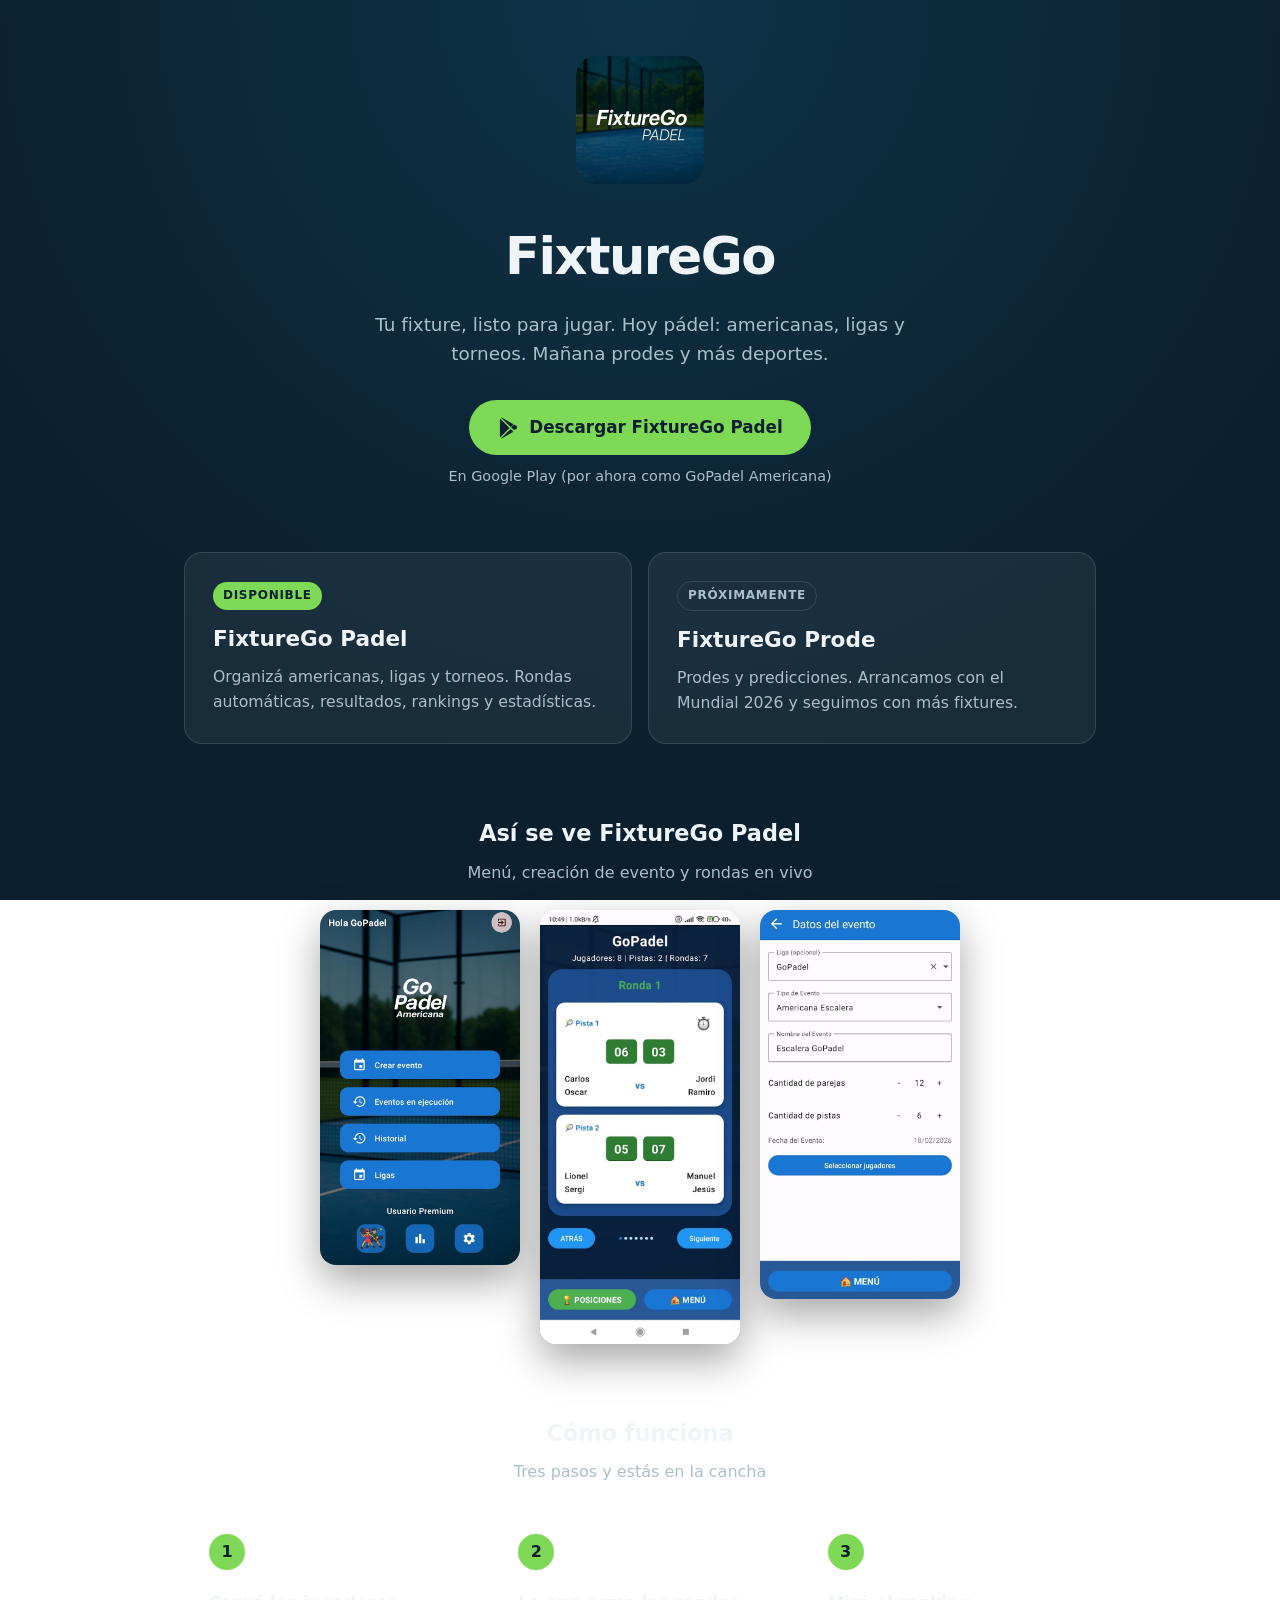
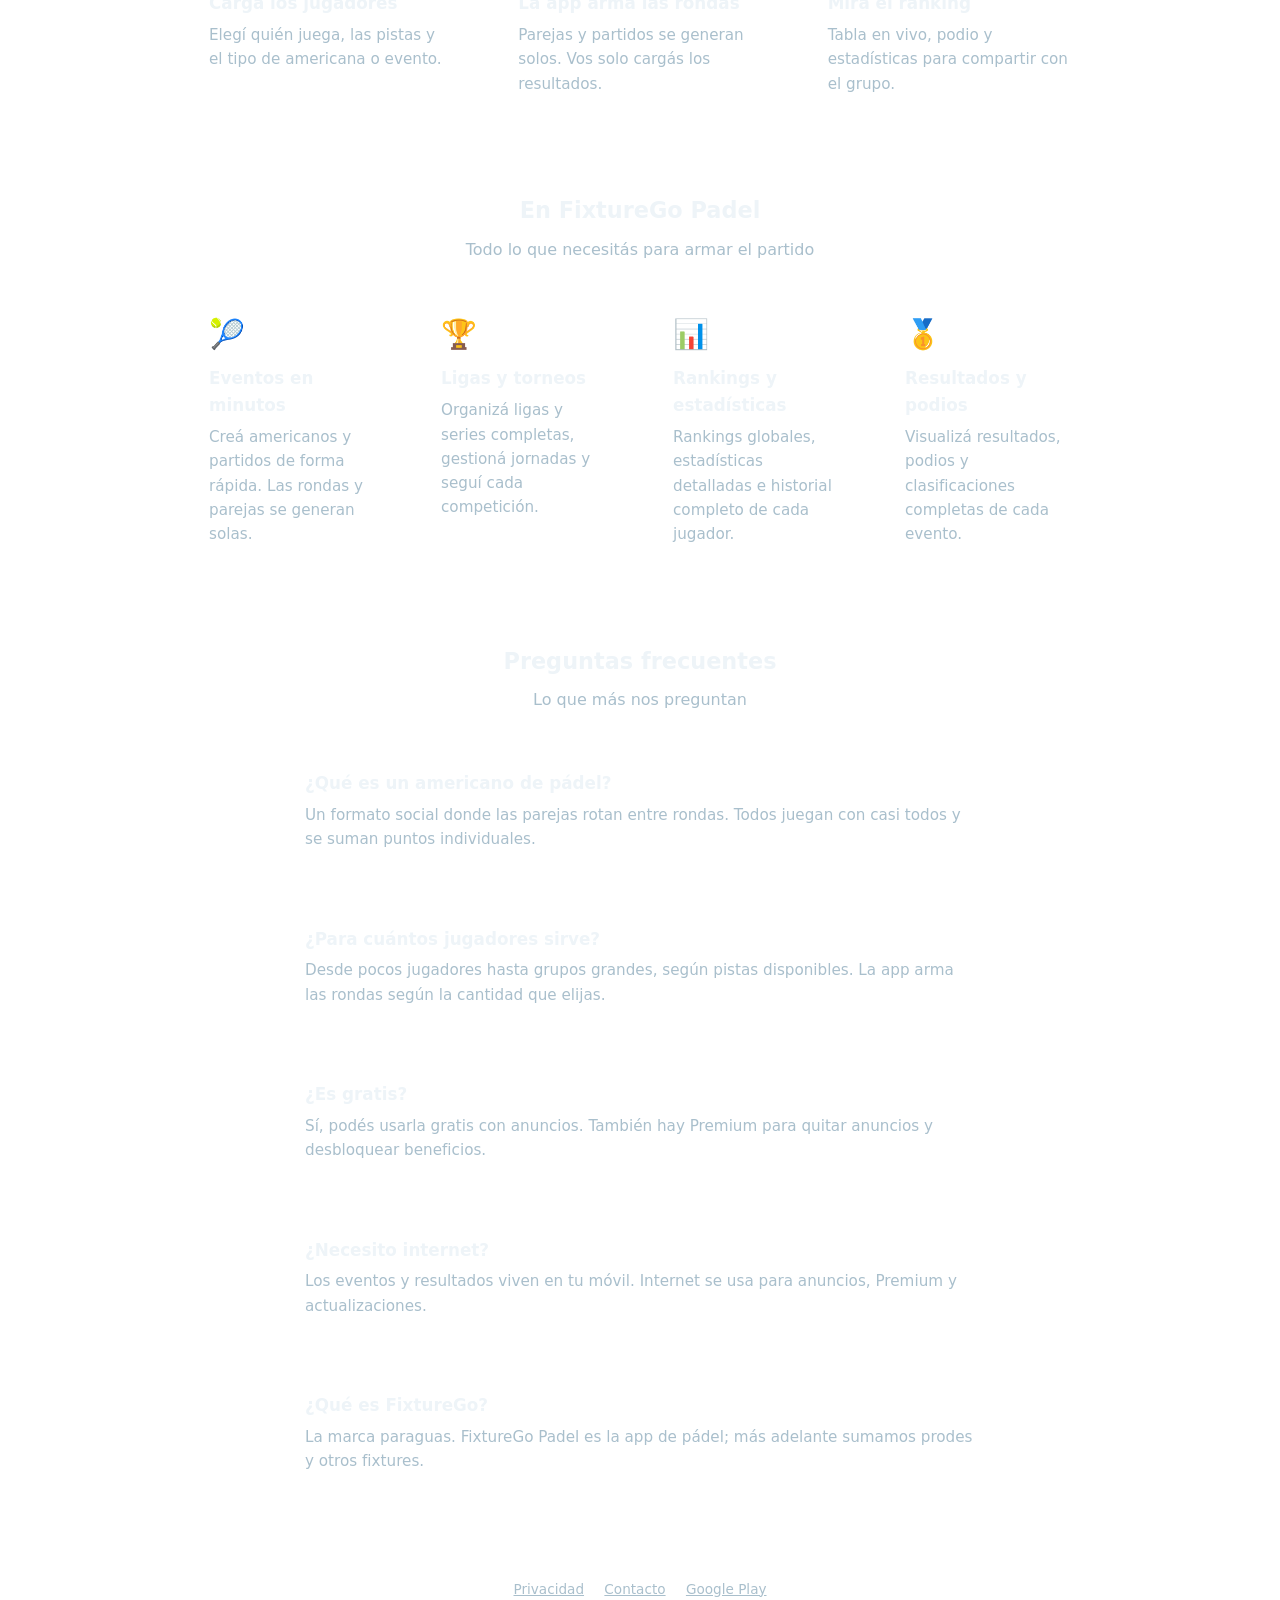
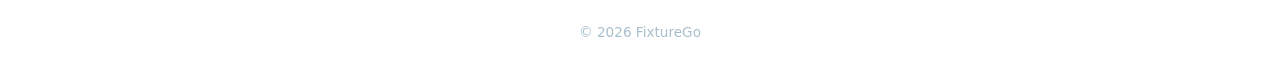
<file: index.html>
<!DOCTYPE html>
<html lang="es">
<head>
  <meta charset="utf-8">
  <meta name="viewport" content="width=device-width, initial-scale=1">
  <title>FixtureGo — Americanas, ligas, torneos y más</title>
  <meta name="description" content="FixtureGo: organizá fixtures de pádel (americanas, ligas y torneos) y, pronto, prodes y otros deportes. Todo desde el móvil.">
  <meta property="og:title" content="FixtureGo">
  <meta property="og:description" content="Americanas, ligas, torneos y más. Tu fixture, listo para jugar.">
  <meta property="og:image" content="https://fixturego.com/logo-fixturego.jpg">
  <meta property="og:type" content="website">
  <link rel="icon" href="logo-fixturego.jpg" type="image/jpeg">
  <style>
    :root {
      --bg: #0b1f2e;
      --bg2: #0f3347;
      --card: rgba(255, 255, 255, 0.06);
      --border: rgba(255, 255, 255, 0.12);
      --text: #eef4f8;
      --muted: #a9bfcc;
      --accent: #7ed957;
    }
    * { box-sizing: border-box; margin: 0; padding: 0; }
    body {
      font-family: system-ui, -apple-system, "Segoe UI", Roboto, sans-serif;
      color: var(--text);
      background: radial-gradient(circle at 50% 0%, var(--bg2) 0%, var(--bg) 70%) fixed;
      min-height: 100vh;
      line-height: 1.6;
    }
    main { max-width: 960px; margin: 0 auto; padding: 56px 24px 32px; }
    .hero { text-align: center; }
    .brand {
      width: 128px; height: 128px; border-radius: 20px;
      object-fit: cover;
    }
    h1 { font-size: clamp(2.2rem, 5vw, 3.2rem); margin-top: 24px; letter-spacing: -0.03em; }
    .tagline { color: var(--muted); font-size: 1.15rem; max-width: 580px; margin: 12px auto 32px; }
    .cta {
      display: inline-flex; align-items: center; gap: 10px;
      background: var(--accent); color: #0b1f2e; font-weight: 700; font-size: 1.05rem;
      padding: 14px 28px; border-radius: 999px; text-decoration: none;
      transition: transform 0.15s ease, box-shadow 0.15s ease;
    }
    .cta:hover { transform: translateY(-2px); box-shadow: 0 8px 24px rgba(126, 217, 87, 0.35); }
    .cta svg { width: 22px; height: 22px; }
    .cta-note { display: block; margin-top: 10px; color: var(--muted); font-size: 0.9rem; }
    .products {
      display: grid; grid-template-columns: repeat(auto-fit, minmax(260px, 1fr));
      gap: 16px; margin-top: 64px;
    }
    .product {
      background: var(--card); border: 1px solid var(--border);
      border-radius: 18px; padding: 28px; text-align: left;
    }
    .product .badge {
      display: inline-block; font-size: 0.75rem; font-weight: 700;
      text-transform: uppercase; letter-spacing: 0.06em;
      color: #0b1f2e; background: var(--accent);
      padding: 4px 10px; border-radius: 999px; margin-bottom: 12px;
    }
    .product .badge.soon {
      background: transparent; color: var(--muted);
      border: 1px solid var(--border);
    }
    .product h2 { font-size: 1.35rem; margin-bottom: 8px; }
    .product p { color: var(--muted); font-size: 0.98rem; }
    .section-title {
      text-align: center; margin-top: 72px; margin-bottom: 8px;
      font-size: 1.4rem;
    }
    .section-sub {
      text-align: center; color: var(--muted); margin-bottom: 24px;
    }
    .steps, .features, .faq {
      display: grid; gap: 16px;
    }
    .steps { grid-template-columns: repeat(auto-fit, minmax(200px, 1fr)); }
    .features { grid-template-columns: repeat(auto-fit, minmax(210px, 1fr)); }
    .step, .feature, .faq-item {
      background: var(--card); border: 1px solid var(--border);
      border-radius: 18px; padding: 24px;
    }
    .step .num {
      display: inline-flex; width: 36px; height: 36px; border-radius: 50%;
      align-items: center; justify-content: center;
      background: var(--accent); color: #0b1f2e; font-weight: 800; margin-bottom: 12px;
    }
    .feature .icon { font-size: 1.8rem; }
    .step h3, .feature h3, .faq-item h3 { font-size: 1.05rem; margin: 8px 0 6px; }
    .step p, .feature p, .faq-item p { color: var(--muted); font-size: 0.95rem; }
    .faq { max-width: 720px; margin: 0 auto; }
    .phones {
      display: flex; justify-content: center; align-items: flex-start;
      gap: 20px; flex-wrap: wrap; margin-top: 16px;
    }
    .phone {
      width: 200px; margin: 0;
      background: transparent; border: none; padding: 0;
      box-shadow: 0 16px 40px rgba(0,0,0,0.35);
      border-radius: 16px; overflow: hidden;
    }
    .phone img {
      width: 100%; height: auto; display: block;
      vertical-align: top; background: #0b1f2e;
    }
    footer {
      text-align: center; color: var(--muted); font-size: 0.85rem;
      padding: 48px 24px 32px;
    }
    footer a { color: var(--muted); margin: 0 8px; }
  </style>
</head>
<body>
  <main>
    <section class="hero">
      <img class="brand" src="logo-fixturego.jpg" alt="Logo FixtureGo Padel">
      <h1>FixtureGo</h1>
      <p class="tagline">Tu fixture, listo para jugar. Hoy pádel: americanas, ligas y torneos. Mañana prodes y más deportes.</p>
      <a class="cta" href="https://play.google.com/store/apps/details?id=com.gopadel.americano">
        <svg viewBox="0 0 24 24" aria-hidden="true"><path fill="currentColor" d="M3.6 1.8c-.3.3-.4.7-.4 1.2v18c0 .5.1.9.4 1.2l10-10.2L3.6 1.8zm11.4 9 2.9-2.9L5.4.8c-.4-.2-.8-.3-1.1-.2L15 10.8zm0 2.4L4.3 23.4c.3.1.7 0 1.1-.2l12.5-7.1-2.9-2.9zm6.3-3.5-2.8-1.6-3.1 3.1 3.1 3.1 2.8-1.6c.9-.5.9-2.5 0-3z"/></svg>
        Descargar FixtureGo Padel
      </a>
      <span class="cta-note">En Google Play (por ahora como GoPadel Americana)</span>
    </section>

    <section class="products" aria-label="Productos">
      <article class="product">
        <span class="badge">Disponible</span>
        <h2>FixtureGo Padel</h2>
        <p>Organizá americanas, ligas y torneos. Rondas automáticas, resultados, rankings y estadísticas.</p>
      </article>
      <article class="product">
        <span class="badge soon">Próximamente</span>
        <h2>FixtureGo Prode</h2>
        <p>Prodes y predicciones. Arrancamos con el Mundial 2026 y seguimos con más fixtures.</p>
      </article>
    </section>

    <h2 class="section-title">Así se ve FixtureGo Padel</h2>
    <p class="section-sub">Menú, creación de evento y rondas en vivo</p>
    <section class="phones" aria-label="Capturas de la app">
      <figure class="phone">
        <img src="shots/shot2.webp" alt="Menú principal de FixtureGo Padel" loading="lazy" width="720" height="1280">
      </figure>
      <figure class="phone">
        <img src="shots/shot4.webp" alt="Rondas y marcadores en vivo" loading="lazy" width="720" height="1280">
      </figure>
      <figure class="phone">
        <img src="shots/shot3.webp" alt="Creación de un evento" loading="lazy" width="720" height="1280">
      </figure>
    </section>

    <h2 class="section-title">Cómo funciona</h2>
    <p class="section-sub">Tres pasos y estás en la cancha</p>
    <section class="steps">
      <article class="step">
        <div class="num">1</div>
        <h3>Cargá los jugadores</h3>
        <p>Elegí quién juega, las pistas y el tipo de americana o evento.</p>
      </article>
      <article class="step">
        <div class="num">2</div>
        <h3>La app arma las rondas</h3>
        <p>Parejas y partidos se generan solos. Vos solo cargás los resultados.</p>
      </article>
      <article class="step">
        <div class="num">3</div>
        <h3>Mirá el ranking</h3>
        <p>Tabla en vivo, podio y estadísticas para compartir con el grupo.</p>
      </article>
    </section>

    <h2 class="section-title">En FixtureGo Padel</h2>
    <p class="section-sub">Todo lo que necesitás para armar el partido</p>
    <section class="features">
      <article class="feature">
        <div class="icon">🎾</div>
        <h3>Eventos en minutos</h3>
        <p>Creá americanos y partidos de forma rápida. Las rondas y parejas se generan solas.</p>
      </article>
      <article class="feature">
        <div class="icon">🏆</div>
        <h3>Ligas y torneos</h3>
        <p>Organizá ligas y series completas, gestioná jornadas y seguí cada competición.</p>
      </article>
      <article class="feature">
        <div class="icon">📊</div>
        <h3>Rankings y estadísticas</h3>
        <p>Rankings globales, estadísticas detalladas e historial completo de cada jugador.</p>
      </article>
      <article class="feature">
        <div class="icon">🥇</div>
        <h3>Resultados y podios</h3>
        <p>Visualizá resultados, podios y clasificaciones completas de cada evento.</p>
      </article>
    </section>

    <h2 class="section-title">Preguntas frecuentes</h2>
    <p class="section-sub">Lo que más nos preguntan</p>
    <section class="faq">
      <article class="faq-item">
        <h3>¿Qué es un americano de pádel?</h3>
        <p>Un formato social donde las parejas rotan entre rondas. Todos juegan con casi todos y se suman puntos individuales.</p>
      </article>
      <article class="faq-item">
        <h3>¿Para cuántos jugadores sirve?</h3>
        <p>Desde pocos jugadores hasta grupos grandes, según pistas disponibles. La app arma las rondas según la cantidad que elijas.</p>
      </article>
      <article class="faq-item">
        <h3>¿Es gratis?</h3>
        <p>Sí, podés usarla gratis con anuncios. También hay Premium para quitar anuncios y desbloquear beneficios.</p>
      </article>
      <article class="faq-item">
        <h3>¿Necesito internet?</h3>
        <p>Los eventos y resultados viven en tu móvil. Internet se usa para anuncios, Premium y actualizaciones.</p>
      </article>
      <article class="faq-item">
        <h3>¿Qué es FixtureGo?</h3>
        <p>La marca paraguas. FixtureGo Padel es la app de pádel; más adelante sumamos prodes y otros fixtures.</p>
      </article>
    </section>
  </main>

  <footer>
    <a href="/privacidad.html">Privacidad</a>
    <a href="/contacto.html">Contacto</a>
    <a href="https://play.google.com/store/apps/details?id=com.gopadel.americano">Google Play</a>
    <br><br>
    © 2026 FixtureGo
  </footer>
</body>
</html>
</file>
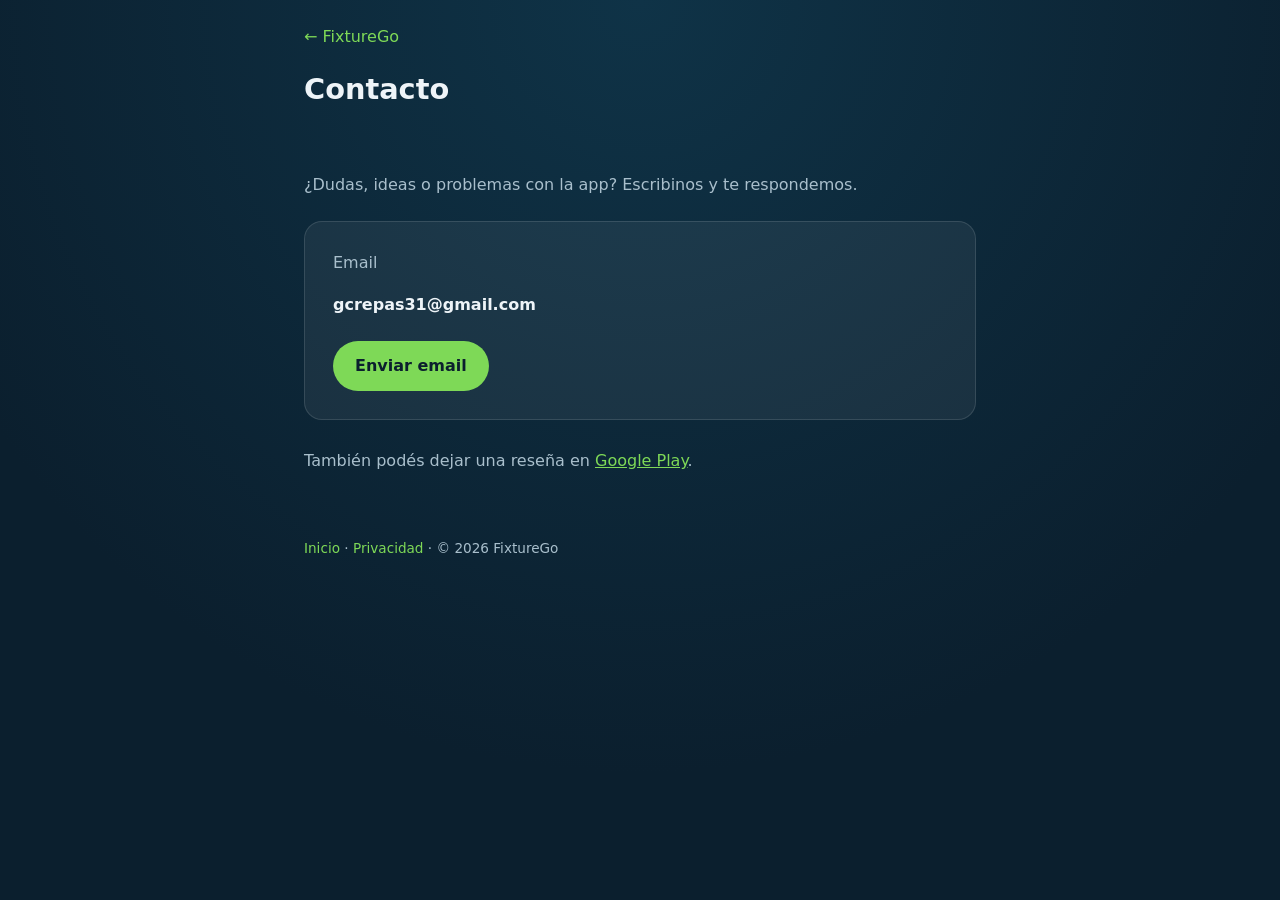
<file: contacto.html>
<!DOCTYPE html>
<html lang="es">
<head>
  <meta charset="utf-8">
  <meta name="viewport" content="width=device-width, initial-scale=1">
  <title>Contacto — FixtureGo</title>
  <meta name="description" content="Contactá con FixtureGo.">
  <link rel="icon" href="logo-fg.svg" type="image/svg+xml">
  <style>
    :root {
      --bg: #0b1f2e; --bg2: #0f3347; --text: #eef4f8; --muted: #a9bfcc;
      --accent: #7ed957; --card: rgba(255,255,255,0.06); --border: rgba(255,255,255,0.12);
    }
    * { box-sizing: border-box; margin: 0; padding: 0; }
    body {
      font-family: system-ui, -apple-system, "Segoe UI", Roboto, sans-serif;
      color: var(--text);
      background: radial-gradient(circle at 50% 0%, var(--bg2) 0%, var(--bg) 70%) fixed;
      line-height: 1.6; min-height: 100vh;
    }
    header, main, footer { max-width: 720px; margin: 0 auto; padding: 24px; }
    header a, footer a { color: var(--accent); text-decoration: none; }
    h1 { font-size: 1.8rem; margin: 16px 0 12px; }
    p { color: var(--muted); margin-bottom: 16px; }
    .card {
      background: var(--card); border: 1px solid var(--border);
      border-radius: 18px; padding: 28px; margin-top: 24px;
    }
    .card a.mail {
      display: inline-block; margin-top: 8px;
      color: #0b1f2e; background: var(--accent); font-weight: 700;
      padding: 12px 22px; border-radius: 999px; text-decoration: none;
    }
    footer { color: var(--muted); font-size: 0.85rem; padding-bottom: 48px; }
  </style>
</head>
<body>
  <header>
    <a href="/">← FixtureGo</a>
    <h1>Contacto</h1>
  </header>
  <main>
    <p>¿Dudas, ideas o problemas con la app? Escribinos y te respondemos.</p>
    <div class="card">
      <p>Email</p>
      <p><strong style="color:#eef4f8">gcrepas31@gmail.com</strong></p>
      <a class="mail" href="mailto:gcrepas31@gmail.com">Enviar email</a>
    </div>
    <p style="margin-top:28px">
      También podés dejar una reseña en
      <a href="https://play.google.com/store/apps/details?id=com.gopadel.americano" style="color:#7ed957">Google Play</a>.
    </p>
  </main>
  <footer>
    <a href="/">Inicio</a> ·
    <a href="/privacidad.html">Privacidad</a> ·
    © 2026 FixtureGo
  </footer>
</body>
</html>
</file>
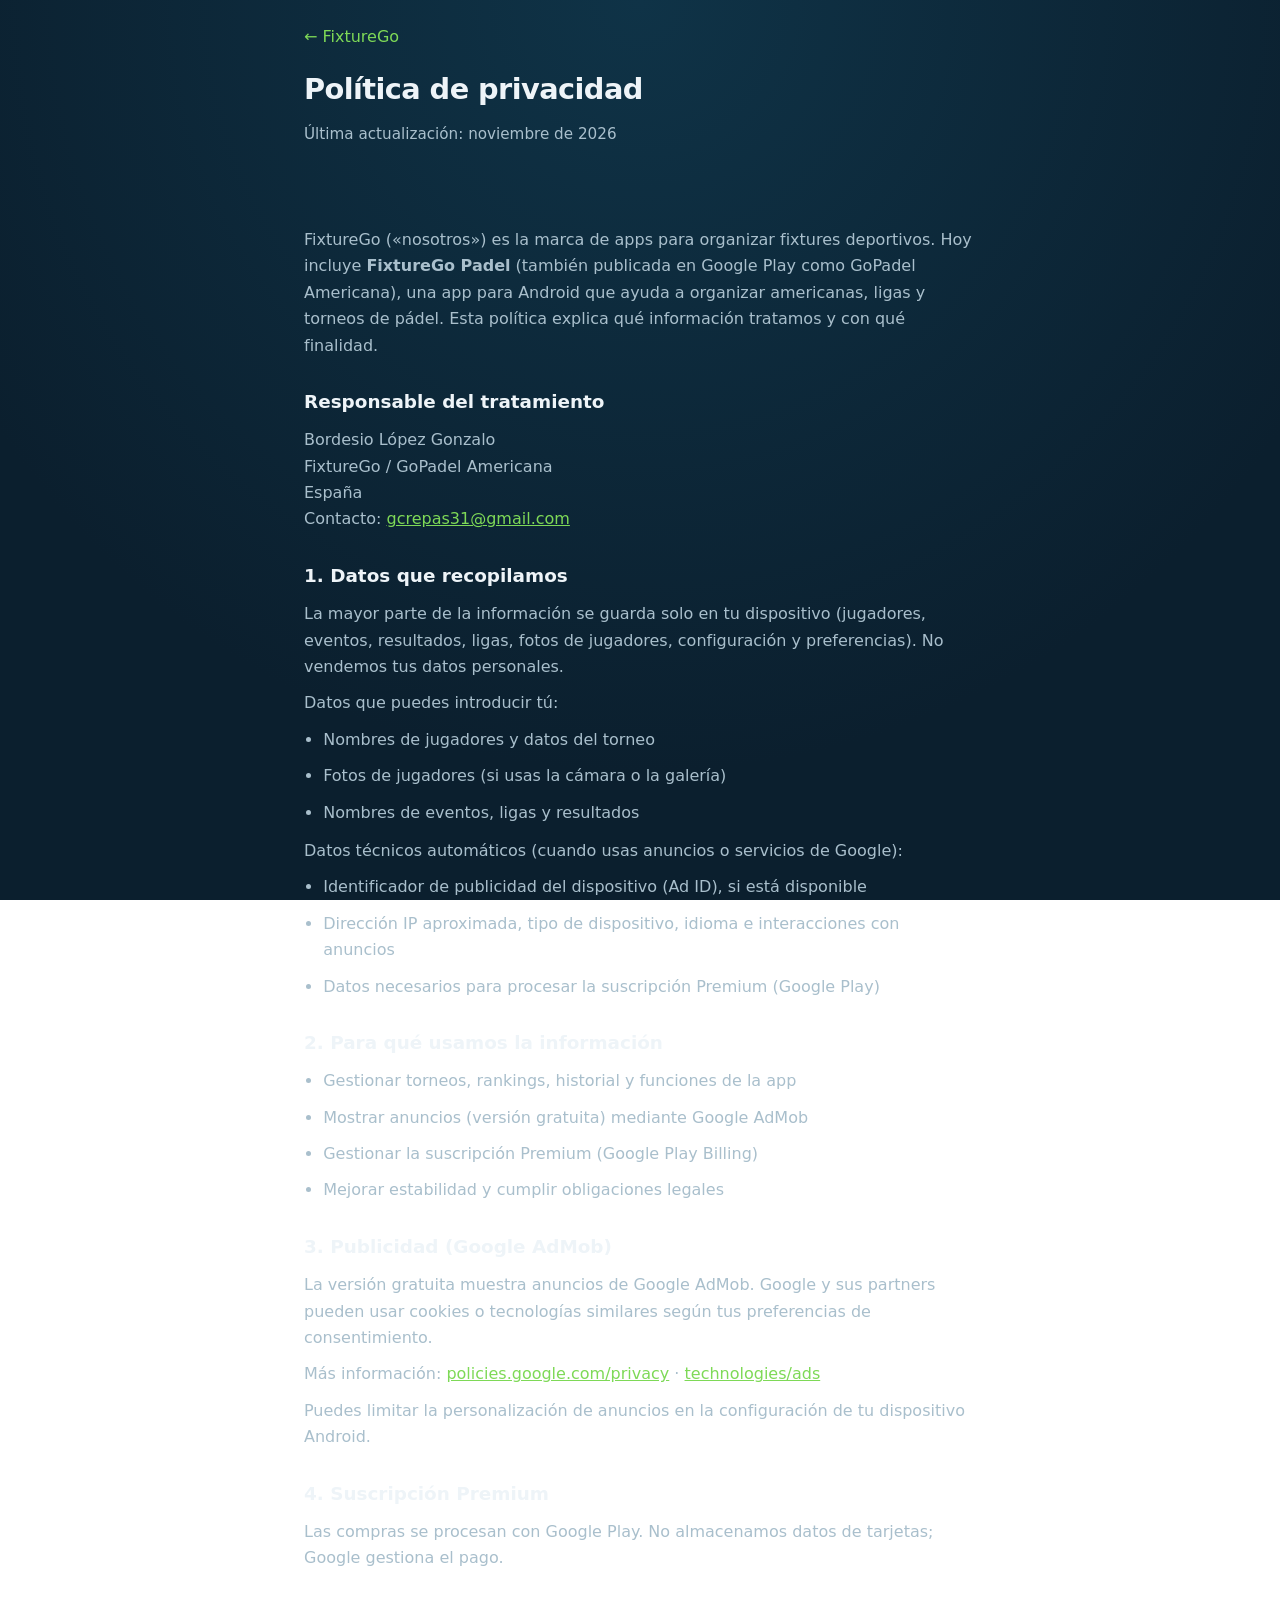
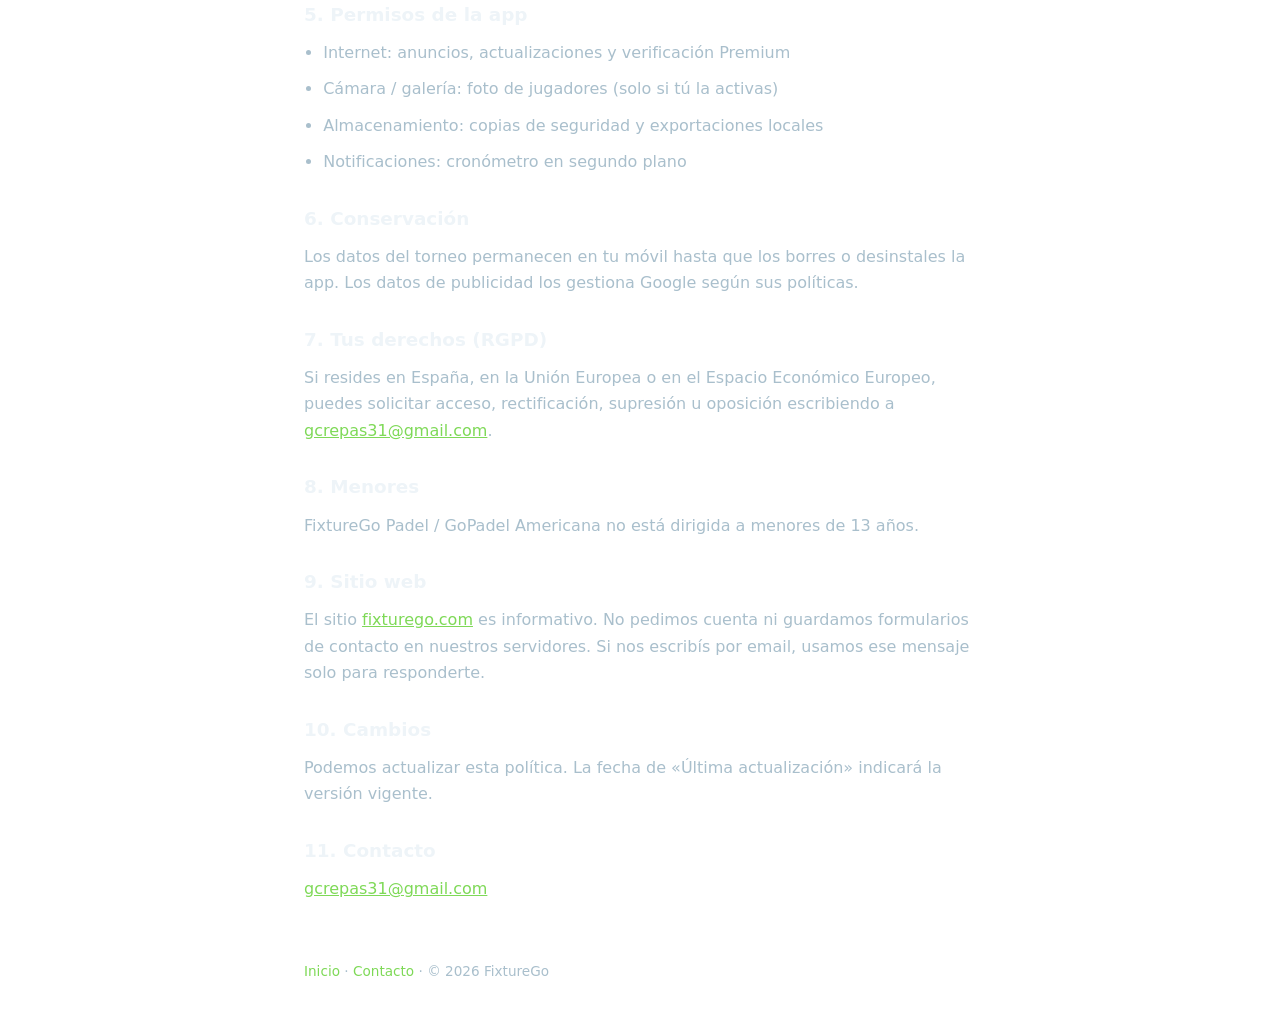
<file: privacidad.html>
<!DOCTYPE html>
<html lang="es">
<head>
  <meta charset="utf-8">
  <meta name="viewport" content="width=device-width, initial-scale=1">
  <title>Política de privacidad — FixtureGo</title>
  <meta name="description" content="Política de privacidad de FixtureGo y FixtureGo Padel.">
  <link rel="icon" href="logo-fg.svg" type="image/svg+xml">
  <style>
    :root {
      --bg: #0b1f2e; --bg2: #0f3347; --text: #eef4f8; --muted: #a9bfcc;
      --accent: #7ed957; --border: rgba(255,255,255,0.12);
    }
    * { box-sizing: border-box; margin: 0; padding: 0; }
    body {
      font-family: system-ui, -apple-system, "Segoe UI", Roboto, sans-serif;
      color: var(--text);
      background: radial-gradient(circle at 50% 0%, var(--bg2) 0%, var(--bg) 70%) fixed;
      line-height: 1.65; min-height: 100vh;
    }
    header, main, footer { max-width: 720px; margin: 0 auto; padding: 24px; }
    header a, footer a { color: var(--accent); text-decoration: none; }
    h1 { font-size: 1.8rem; margin: 16px 0 8px; letter-spacing: -0.02em; }
    .meta { color: var(--muted); font-size: 0.95rem; margin-bottom: 32px; }
    h2 { font-size: 1.15rem; margin: 28px 0 10px; }
    p, li { color: var(--muted); margin-bottom: 10px; }
    ul { padding-left: 1.2rem; margin-bottom: 12px; }
    a { color: var(--accent); }
    footer { color: var(--muted); font-size: 0.85rem; padding-bottom: 48px; }
  </style>
</head>
<body>
  <header>
    <a href="/">← FixtureGo</a>
    <h1>Política de privacidad</h1>
    <p class="meta">Última actualización: noviembre de 2026</p>
  </header>
  <main>
    <p>
      FixtureGo («nosotros») es la marca de apps para organizar fixtures deportivos.
      Hoy incluye <strong>FixtureGo Padel</strong> (también publicada en Google Play como
      GoPadel Americana), una app para Android que ayuda a organizar americanas, ligas y torneos de pádel.
      Esta política explica qué información tratamos y con qué finalidad.
    </p>

    <h2>Responsable del tratamiento</h2>
    <p>Bordesio López Gonzalo<br>
    FixtureGo / GoPadel Americana<br>
    España<br>
    Contacto: <a href="mailto:gcrepas31@gmail.com">gcrepas31@gmail.com</a></p>

    <h2>1. Datos que recopilamos</h2>
    <p>
      La mayor parte de la información se guarda solo en tu dispositivo
      (jugadores, eventos, resultados, ligas, fotos de jugadores, configuración y preferencias).
      No vendemos tus datos personales.
    </p>
    <p>Datos que puedes introducir tú:</p>
    <ul>
      <li>Nombres de jugadores y datos del torneo</li>
      <li>Fotos de jugadores (si usas la cámara o la galería)</li>
      <li>Nombres de eventos, ligas y resultados</li>
    </ul>
    <p>Datos técnicos automáticos (cuando usas anuncios o servicios de Google):</p>
    <ul>
      <li>Identificador de publicidad del dispositivo (Ad ID), si está disponible</li>
      <li>Dirección IP aproximada, tipo de dispositivo, idioma e interacciones con anuncios</li>
      <li>Datos necesarios para procesar la suscripción Premium (Google Play)</li>
    </ul>

    <h2>2. Para qué usamos la información</h2>
    <ul>
      <li>Gestionar torneos, rankings, historial y funciones de la app</li>
      <li>Mostrar anuncios (versión gratuita) mediante Google AdMob</li>
      <li>Gestionar la suscripción Premium (Google Play Billing)</li>
      <li>Mejorar estabilidad y cumplir obligaciones legales</li>
    </ul>

    <h2>3. Publicidad (Google AdMob)</h2>
    <p>
      La versión gratuita muestra anuncios de Google AdMob. Google y sus partners pueden usar
      cookies o tecnologías similares según tus preferencias de consentimiento.
    </p>
    <p>
      Más información:
      <a href="https://policies.google.com/privacy" rel="noopener">policies.google.com/privacy</a> ·
      <a href="https://policies.google.com/technologies/ads" rel="noopener">technologies/ads</a>
    </p>
    <p>Puedes limitar la personalización de anuncios en la configuración de tu dispositivo Android.</p>

    <h2>4. Suscripción Premium</h2>
    <p>
      Las compras se procesan con Google Play. No almacenamos datos de tarjetas;
      Google gestiona el pago.
    </p>

    <h2>5. Permisos de la app</h2>
    <ul>
      <li>Internet: anuncios, actualizaciones y verificación Premium</li>
      <li>Cámara / galería: foto de jugadores (solo si tú la activas)</li>
      <li>Almacenamiento: copias de seguridad y exportaciones locales</li>
      <li>Notificaciones: cronómetro en segundo plano</li>
    </ul>

    <h2>6. Conservación</h2>
    <p>
      Los datos del torneo permanecen en tu móvil hasta que los borres o desinstales la app.
      Los datos de publicidad los gestiona Google según sus políticas.
    </p>

    <h2>7. Tus derechos (RGPD)</h2>
    <p>
      Si resides en España, en la Unión Europea o en el Espacio Económico Europeo,
      puedes solicitar acceso, rectificación, supresión u oposición escribiendo a
      <a href="mailto:gcrepas31@gmail.com">gcrepas31@gmail.com</a>.
    </p>

    <h2>8. Menores</h2>
    <p>FixtureGo Padel / GoPadel Americana no está dirigida a menores de 13 años.</p>

    <h2>9. Sitio web</h2>
    <p>
      El sitio <a href="https://fixturego.com">fixturego.com</a> es informativo.
      No pedimos cuenta ni guardamos formularios de contacto en nuestros servidores.
      Si nos escribís por email, usamos ese mensaje solo para responderte.
    </p>

    <h2>10. Cambios</h2>
    <p>
      Podemos actualizar esta política. La fecha de «Última actualización» indicará la versión vigente.
    </p>

    <h2>11. Contacto</h2>
    <p><a href="mailto:gcrepas31@gmail.com">gcrepas31@gmail.com</a></p>
  </main>
  <footer>
    <a href="/">Inicio</a> ·
    <a href="/contacto.html">Contacto</a> ·
    © 2026 FixtureGo
  </footer>
</body>
</html>
</file>
